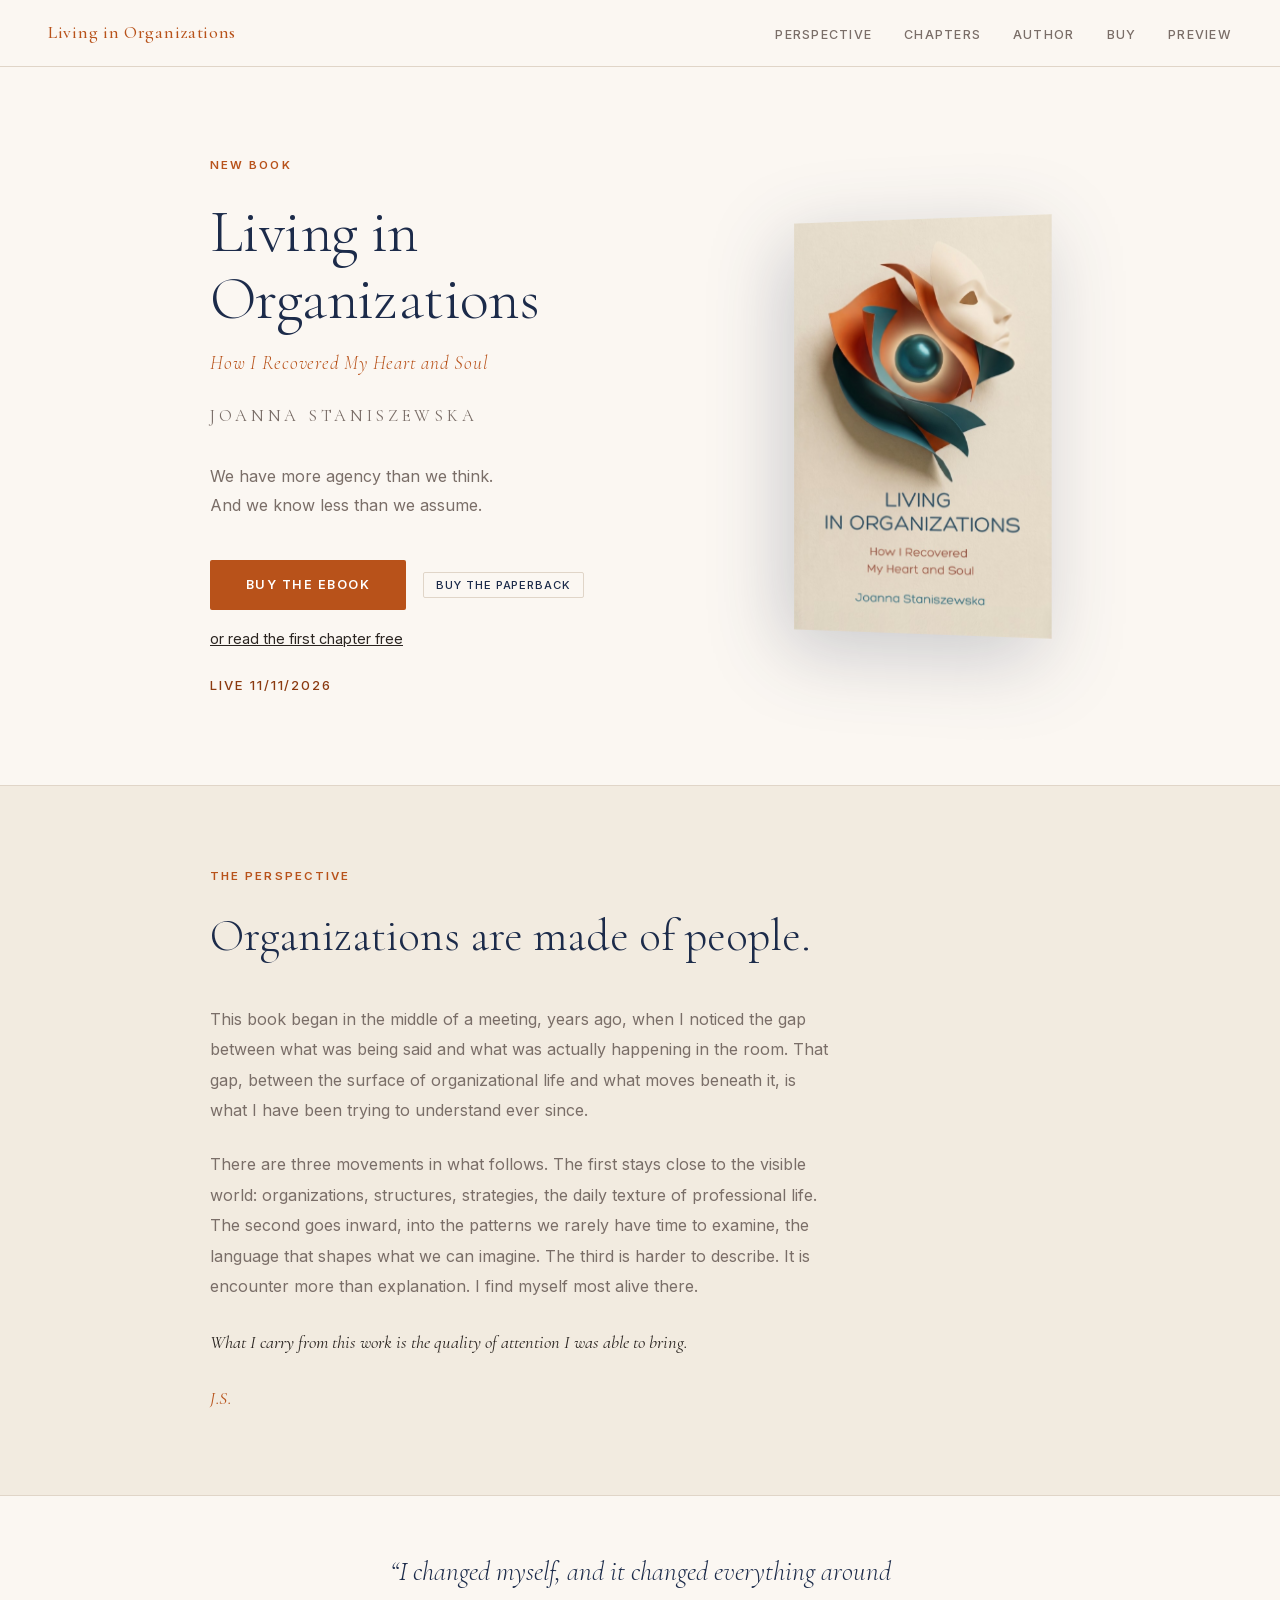
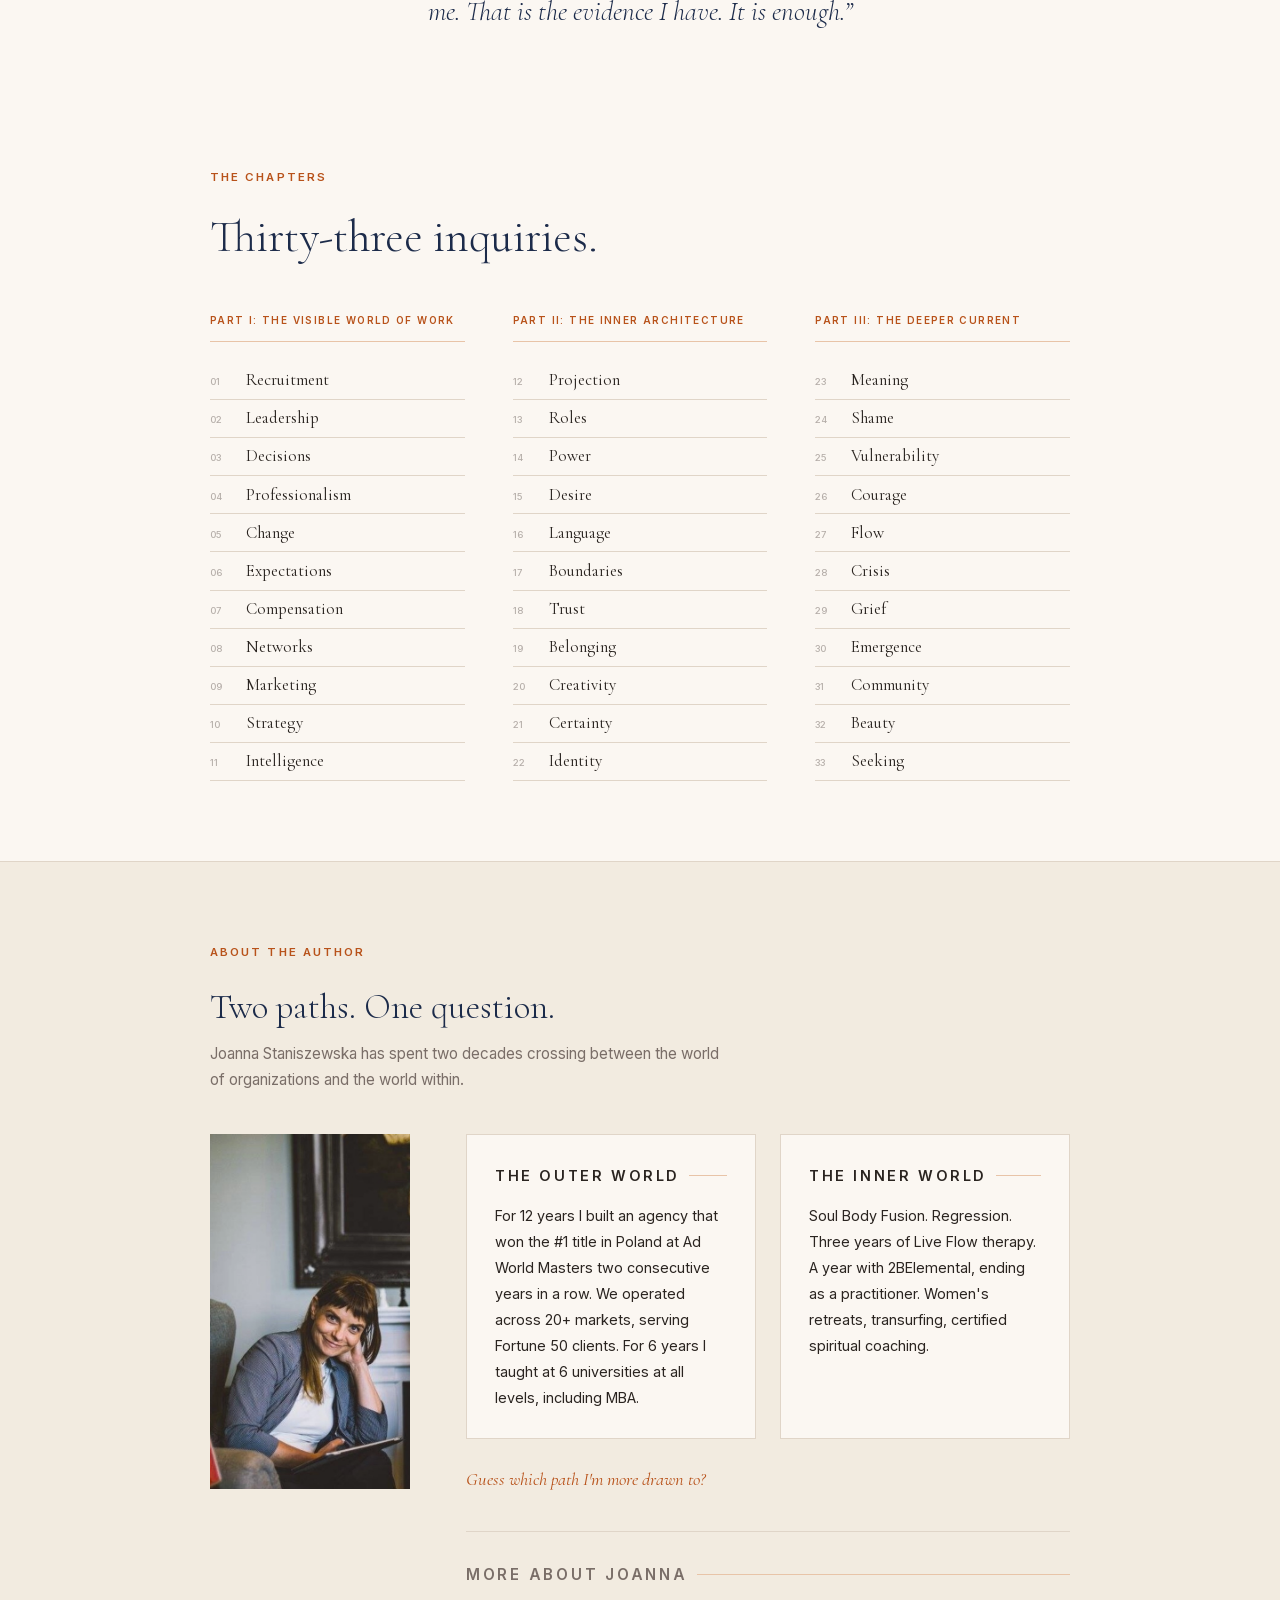
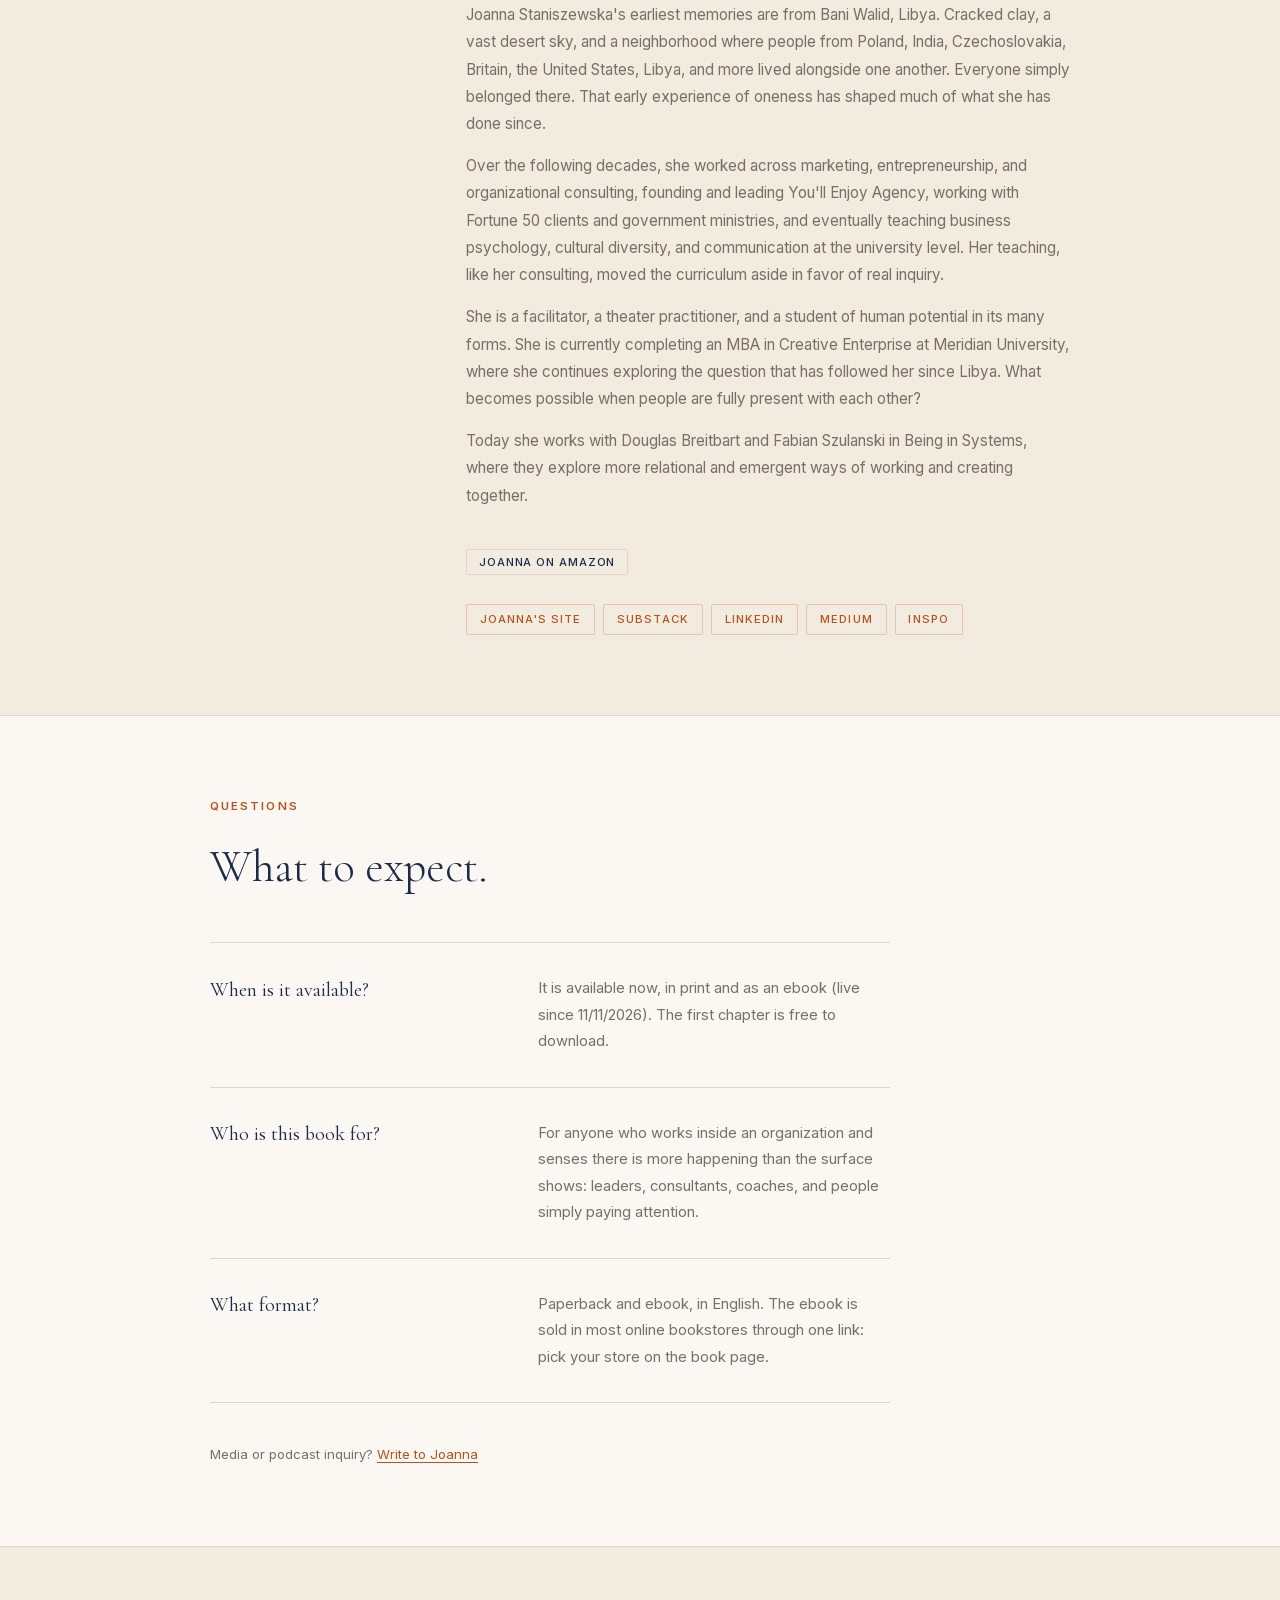
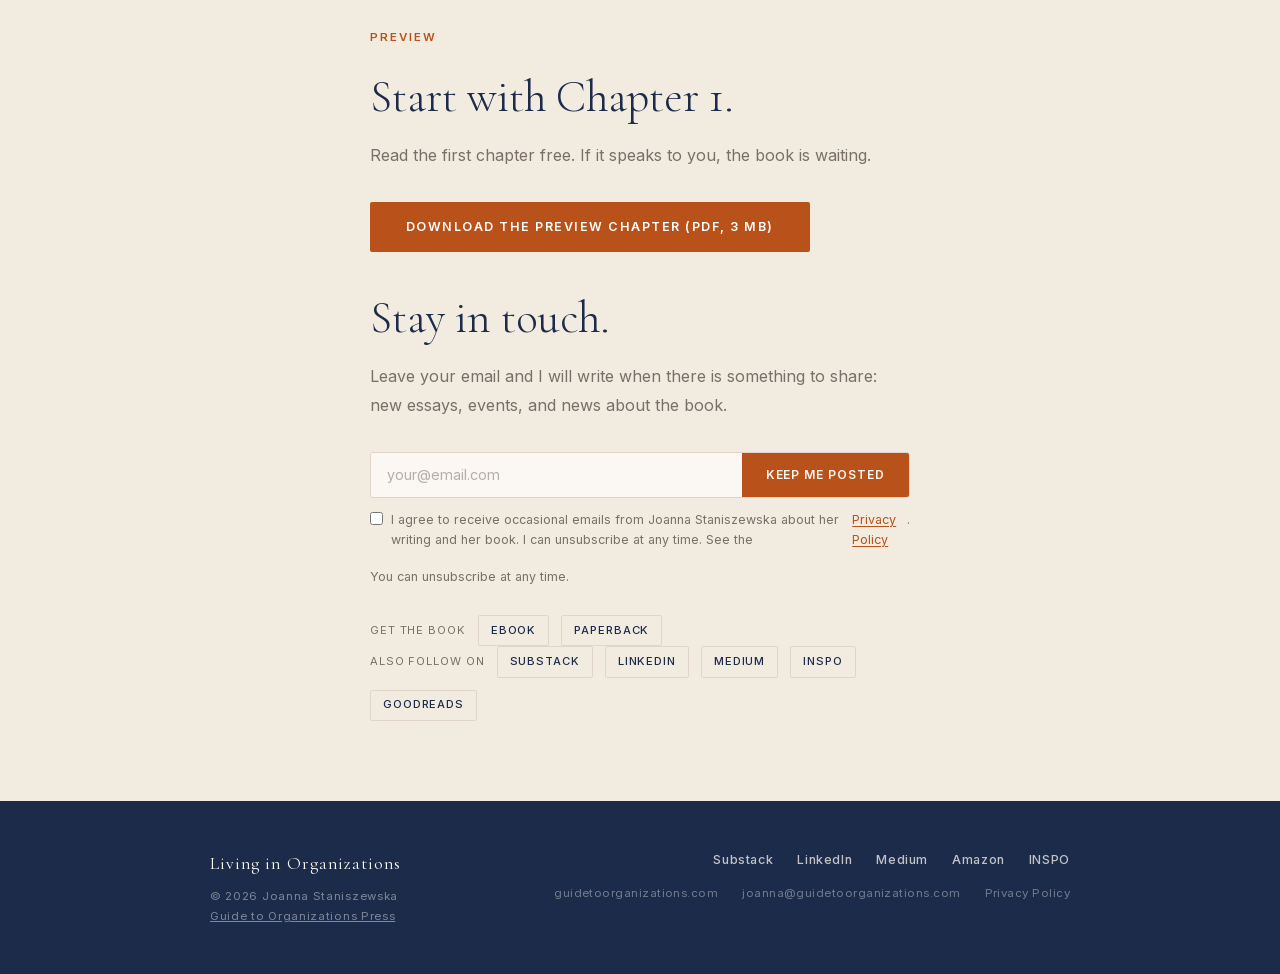
<file: index.html>
<!DOCTYPE html>
<html lang="en">
<head>
  <meta charset="UTF-8" />
  <meta name="viewport" content="width=device-width, initial-scale=1.0" />
  <title>Living in Organizations | Joanna Staniszewska</title>
  <meta name="description" content="Thirty-three essays on leadership, belonging, power, grief, creativity, and the human life inside organizations. By Joanna Staniszewska." />
  <link rel="canonical" href="https://guidetoorganizations.pub/" />
  <meta property="og:type" content="book" />
  <meta property="og:site_name" content="Living in Organizations" />
  <meta property="og:title" content="Living in Organizations: How I Recovered My Heart and Soul" />
  <meta property="og:description" content="Thirty-three essays on leadership, belonging, power, grief, creativity, and the human life inside organizations. By Joanna Staniszewska." />
  <meta property="og:url" content="https://guidetoorganizations.pub/" />
  <meta property="og:image" content="https://guidetoorganizations.pub/og-image.jpg" />
  <meta property="og:image:width" content="1200" />
  <meta property="og:image:height" content="630" />
  <meta property="og:image:alt" content="Cover of Living in Organizations by Joanna Staniszewska" />
  <meta property="book:isbn" content="9788398300902" />
  <meta name="twitter:card" content="summary_large_image" />
  <meta name="twitter:title" content="Living in Organizations: How I Recovered My Heart and Soul" />
  <meta name="twitter:description" content="Thirty-three essays on leadership, belonging, power, grief, creativity, and the human life inside organizations. By Joanna Staniszewska." />
  <meta name="twitter:image" content="https://guidetoorganizations.pub/og-image.jpg" />
  <link rel="preload" href="fonts/CormorantGaramond-normal-300-latin.woff2" as="font" type="font/woff2" crossorigin />
  <link rel="stylesheet" href="fonts/fonts.css" />
  <link rel="icon" type="image/svg+xml" href="favicon.svg" />
  <link rel="stylesheet" href="style.css" />
  <script type="application/ld+json">
{
  "@context": "https://schema.org",
  "@type": "Book",
  "name": "Living in Organizations",
  "alternativeName": "Living in Organizations: How I Recovered My Heart and Soul",
  "description": "Thirty-three essays on leadership, belonging, power, grief, creativity, and the human life inside organizations. By Joanna Staniszewska.",
  "inLanguage": "en",
  "datePublished": "2026-11-11",
  "url": "https://guidetoorganizations.pub/",
  "image": "https://guidetoorganizations.pub/book-cover.jpg",
  "author": {
    "@type": "Person",
    "name": "Joanna Staniszewska",
    "url": "https://guidetoorganizations.com"
  },
  "publisher": {
    "@type": "Organization",
    "name": "Guide to Organizations Press",
    "url": "https://guidetoorganizations.pub/"
  },
  "workExample": [
    {
      "@type": "Book",
      "bookFormat": "https://schema.org/Paperback",
      "isbn": "9788398300902",
      "url": "https://www.amazon.com/dp/8398300906"
    },
    {
      "@type": "Book",
      "bookFormat": "https://schema.org/EBook",
      "isbn": "9788398300919",
      "url": "https://books2read.com/livinginorganizationsjoannastaniszewska"
    }
  ]
}
  </script>
</head>
<body>

  <nav>
    <a href="#" class="nav-brand">Living in Organizations</a>
    <ul class="nav-links">
      <li><a href="#perspective">Perspective</a></li>
      <li><a href="#chapters">Chapters</a></li>
      <li><a href="#author">Author</a></li>
      <li><a href="#hero">Buy</a></li>
      <li><a href="#notify">Preview</a></li>
    </ul>
  </nav>

  <!-- ——— Hero ——— -->
  <section id="hero">
    <div class="hero-inner">
      <div class="hero-text">
        <p class="section-label">New book</p>
        <h1>Living in Organizations</h1>
        <p class="hero-subtitle">How I Recovered My Heart and Soul</p>
        <p class="hero-byline">Joanna Staniszewska</p>
        <p class="hero-desc">We have more agency than we think.<br>And we know less than we assume.</p>
        <a href="https://books2read.com/livinginorganizationsjoannastaniszewska?utm_source=book-page" target="_blank" rel="noopener" class="btn-primary">Buy the ebook</a>
        <a href="https://www.amazon.com/dp/8398300906" target="_blank" rel="noopener" class="btn-platform" style="margin-left:0.75rem">Buy the paperback</a>
        <p class="hero-preview"><a href="Living-in-Organizations-Preview-Chapter-1.pdf" download>or read the first chapter free</a></p>
        <p class="hero-live">Live 11/11/2026</p>
      </div>
      <div class="hero-cover">
        <div class="book-mockup">
          <img src="book-cover.jpg" alt="Living in Organizations: How I Recovered My Heart and Soul" onerror="this.style.display='none';" />
        </div>
      </div>
    </div>
  </section>

  <!-- ——— Perspective ——— -->
  <section id="perspective">
    <div class="inner">
      <p class="section-label">The Perspective</p>
      <h2>Organizations are made of people.</h2>

      <p class="book-body">
        This book began in the middle of a meeting, years ago, when I noticed the gap between what was being said and what was actually happening in the room. That gap, between the surface of organizational life and what moves beneath it, is what I have been trying to understand ever since.
      </p>
      <p class="book-body">
        There are three movements in what follows. The first stays close to the visible world: organizations, structures, strategies, the daily texture of professional life. The second goes inward, into the patterns we rarely have time to examine, the language that shapes what we can imagine. The third is harder to describe. It is encounter more than explanation. I find myself most alive there.
      </p>
      <p class="book-body perspective-close">
        What I carry from this work is the quality of attention I was able to bring.
      </p>
      <p class="preface-sig">J.S.</p>
    </div>
  </section>

  <!-- ——— Quote ——— -->
  <section id="quote" class="quote-band">
    <blockquote class="pull-quote">
      &ldquo;I changed myself, and it changed everything around me. That is the evidence I have. It is enough.&rdquo;
    </blockquote>
  </section>

  <!-- ——— Chapters ——— -->
  <section id="chapters">
    <div class="inner">
      <p class="section-label">The Chapters</p>
      <h2>Thirty-three inquiries.</h2>
      <div class="parts-grid">
        <div class="part">
          <p class="part-label">Part I: The Visible World of Work</p>
          <ol class="chapter-list" style="counter-reset: ch 0">
            <li>Recruitment</li>
            <li>Leadership</li>
            <li>Decisions</li>
            <li>Professionalism</li>
            <li>Change</li>
            <li>Expectations</li>
            <li>Compensation</li>
            <li>Networks</li>
            <li>Marketing</li>
            <li>Strategy</li>
            <li>Intelligence</li>
          </ol>
        </div>
        <div class="part">
          <p class="part-label">Part II: The Inner Architecture</p>
          <ol class="chapter-list" style="counter-reset: ch 11">
            <li>Projection</li>
            <li>Roles</li>
            <li>Power</li>
            <li>Desire</li>
            <li>Language</li>
            <li>Boundaries</li>
            <li>Trust</li>
            <li>Belonging</li>
            <li>Creativity</li>
            <li>Certainty</li>
            <li>Identity</li>
          </ol>
        </div>
        <div class="part">
          <p class="part-label">Part III: The Deeper Current</p>
          <ol class="chapter-list" style="counter-reset: ch 22">
            <li>Meaning</li>
            <li>Shame</li>
            <li>Vulnerability</li>
            <li>Courage</li>
            <li>Flow</li>
            <li>Crisis</li>
            <li>Grief</li>
            <li>Emergence</li>
            <li>Community</li>
            <li>Beauty</li>
            <li>Seeking</li>
          </ol>
        </div>
      </div>
    </div>
  </section>

  <!-- ——— Author ——— -->
  <section id="author">
    <div class="inner">
      <p class="section-label">About the Author</p>
      <h2>Two paths. One question.</h2>
      <p class="author-intro">Joanna Staniszewska has spent two decades crossing between the world of organizations and the world within.</p>

      <div class="author-layout">
        <div class="author-photo">
          <img src="joanna.jpeg" alt="Joanna Staniszewska" onerror="this.style.display='none';this.nextElementSibling.style.display='flex';" />
          <div class="author-photo-placeholder" style="display:none;">joanna.jpeg</div>
        </div>
        <div class="author-content">
          <div class="two-paths">
            <div class="path-card">
              <p class="path-label">The outer world</p>
              <p>For 12 years I built an agency that won the #1 title in Poland at Ad World Masters two consecutive years in a row. We operated across 20+ markets, serving Fortune 50 clients. For 6 years I taught at 6 universities at all levels, including MBA.</p>
            </div>
            <div class="path-card">
              <p class="path-label">The inner world</p>
              <p>Soul Body Fusion. Regression. Three years of Live Flow therapy. A year with 2BElemental, ending as a practitioner. Women's retreats, transurfing, certified spiritual coaching.</p>
            </div>
          </div>
          <p class="path-aside">Guess which path I'm more drawn to?</p>
          <div class="author-more">
            <p class="path-label">More about Joanna</p>
            <p>Joanna Staniszewska's earliest memories are from Bani Walid, Libya. Cracked clay, a vast desert sky, and a neighborhood where people from Poland, India, Czechoslovakia, Britain, the United States, Libya, and more lived alongside one another. Everyone simply belonged there. That early experience of oneness has shaped much of what she has done since.</p>
            <p>Over the following decades, she worked across marketing, entrepreneurship, and organizational consulting, founding and leading You'll Enjoy Agency, working with Fortune 50 clients and government ministries, and eventually teaching business psychology, cultural diversity, and communication at the university level. Her teaching, like her consulting, moved the curriculum aside in favor of real inquiry.</p>
            <p>She is a facilitator, a theater practitioner, and a student of human potential in its many forms. She is currently completing an MBA in Creative Enterprise at Meridian University, where she continues exploring the question that has followed her since Libya. What becomes possible when people are fully present with each other?</p>
            <p>Today she works with Douglas Breitbart and Fabian Szulanski in Being in Systems, where they explore more relational and emergent ways of working and creating together.</p>
          </div>
          <p class="author-amazon"><a href="https://www.amazon.com/author/joanna_staniszewska" target="_blank" rel="noopener" class="btn-platform">Joanna on Amazon</a></p>
          <div class="author-socials">
            <a href="https://guidetoorganizations.com" target="_blank" rel="noopener" class="social-link">Joanna's site</a>
            <a href="https://substack.com/@joannastaniszewska" target="_blank" rel="noopener" class="social-link">Substack</a>
            <a href="https://www.linkedin.com/in/joannastaniszewska/" target="_blank" rel="noopener" class="social-link">LinkedIn</a>
            <a href="https://medium.com/@j.staniszewska" target="_blank" rel="noopener" class="social-link">Medium</a>
            <a href="https://app.inspo.expert/id/joanna?userID=752" target="_blank" rel="noopener" class="social-link">INSPO</a>
          </div>
        </div>
      </div>
    </div>
  </section>

  <!-- ——— Praise (ukryte do czasu pierwszych opinii) ———
       Odkomentuj, wstaw prawdziwy cytat i podpis. Nie wstawiaj niczego wymyślonego.
  <section id="praise">
    <div class="inner">
      <p class="section-label">Praise</p>
      <h2>What readers say.</h2>
      <blockquote class="book-quote">&ldquo;TU WSTAW PRAWDZIWY CYTAT Z RECENZJI.&rdquo;<br><cite>Imię i nazwisko, źródło (Amazon, Goodreads, LinkedIn)</cite></blockquote>
    </div>
  </section>
  -->

  <!-- ——— FAQ ——— -->
  <section id="faq">
    <div class="inner">
      <p class="section-label">Questions</p>
      <h2>What to expect.</h2>
      <div class="faq-list">

        <div class="faq-item">
          <p class="faq-q">When is it available?</p>
          <p class="faq-a">It is available now, in print and as an ebook (live since 11/11/2026). The first chapter is free to download.</p>
        </div>

        <div class="faq-item">
          <p class="faq-q">Who is this book for?</p>
          <p class="faq-a">For anyone who works inside an organization and senses there is more happening than the surface shows: leaders, consultants, coaches, and people simply paying attention.</p>
        </div>

        <div class="faq-item">
          <p class="faq-q">What format?</p>
          <p class="faq-a">Paperback and ebook, in English. The ebook is sold in most online bookstores through one link: pick your store on the book page.</p>
        </div>

      </div>
      <p class="press-link">Media or podcast inquiry? <a href="mailto:joanna@guidetoorganizations.com">Write to Joanna</a></p>
    </div>
  </section>

  <!-- ——— Preview ——— -->
  <section id="notify">
    <div class="inner notify-inner">
      <p class="section-label">Preview</p>
      <h2>Start with Chapter 1.</h2>
      <p class="notify-body">
        Read the first chapter free. If it speaks to you, the book is waiting.
      </p>

      <p class="preview-cta"><a href="Living-in-Organizations-Preview-Chapter-1.pdf" class="btn-primary" download>Download the preview chapter (PDF, 3 MB)</a></p>

      <h2 class="notify-h2-sub" style="margin-top:2.5rem;">Stay in touch.</h2>
      <p class="notify-body">
        Leave your email and I will write when there is something to share: new essays, events, and news about the book.
      </p>
      <form action="https://formspree.io/f/xpqvgyab" method="POST" class="notify-form">
        <input type="hidden" name="_subject" value="Newsletter signup, Living in Organizations" />
        <input type="hidden" name="_next" value="https://guidetoorganizations.pub/?subscribed=1" />
        <div class="notify-form-row">
          <input type="email" name="email" placeholder="your@email.com" required autocomplete="email" aria-label="Email address" />
          <button type="submit">Keep me posted</button>
        </div>
        <label class="consent-label">
          <input type="checkbox" name="consent" value="yes" required />
          I agree to receive occasional emails from Joanna Staniszewska about her writing and her book. I can unsubscribe at any time. See the <a href="privacy-policy.html" target="_blank">Privacy Policy</a>.
        </label>
      </form>

      <div class="form-success" id="form-success" style="display:none;">
        Thank you. I'll be in touch.
      </div>

      <p class="notify-note-sub">You can unsubscribe at any time.</p>

      <div class="notify-also">
        <span>Get the book</span>
        <a href="https://books2read.com/livinginorganizationsjoannastaniszewska?utm_source=book-page-preview" target="_blank" rel="noopener" class="btn-platform">Ebook</a>
        <a href="https://www.amazon.com/dp/8398300906" target="_blank" rel="noopener" class="btn-platform">Paperback</a>
      </div>

      <div class="notify-also">
        <span>Also follow on</span>
        <a href="https://joannastaniszewska.substack.com?utm_source=book-page" target="_blank" rel="noopener" class="btn-platform">Substack</a>
        <a href="https://www.linkedin.com/in/joannastaniszewska/" target="_blank" rel="noopener" class="btn-platform">LinkedIn</a>
        <a href="https://medium.com/@j.staniszewska" target="_blank" rel="noopener" class="btn-platform">Medium</a>
        <a href="https://app.inspo.expert/id/joanna?userID=752" target="_blank" rel="noopener" class="btn-platform">INSPO</a>
        <a href="https://www.goodreads.com/book/show/265040933-living-in-organizations" target="_blank" rel="noopener" class="btn-platform">Goodreads</a>
      </div>
    </div>
  </section>

  <script>
    if (window.location.search.includes('subscribed=1')) {
      var s = document.getElementById('form-success');
      var f = document.querySelector('.notify-form');
      if (s) s.style.display = 'block';
      if (f) f.style.display = 'none';
    }
  </script>

  <!-- ——— Footer ——— -->
  <footer style="background:#1C2B4A;color:#FBF7F2;">
    <div class="footer-inner">
      <div class="footer-left">
        <p class="footer-title">Living in Organizations</p>
        <p class="footer-copy">&copy; 2026 Joanna Staniszewska</p>
        <p class="footer-copy"><a href="https://guidetoorganizations.pub" style="color:inherit;text-decoration:underline;">Guide to Organizations Press</a></p>
      </div>
      <div class="footer-right">
        <nav class="footer-social" aria-label="Social links">
          <a href="https://substack.com/@joannastaniszewska" target="_blank" rel="noopener">Substack</a>
          <a href="https://www.linkedin.com/in/joannastaniszewska/" target="_blank" rel="noopener">LinkedIn</a>
          <a href="https://medium.com/@j.staniszewska" target="_blank" rel="noopener">Medium</a>
          <a href="https://www.amazon.com/author/joanna_staniszewska" target="_blank" rel="noopener">Amazon</a>
          <a href="https://app.inspo.expert/id/joanna?userID=752" target="_blank" rel="noopener">INSPO</a>
        </nav>
        <nav class="footer-legal" aria-label="Legal links">
          <a href="https://guidetoorganizations.com" target="_blank" rel="noopener">guidetoorganizations.com</a>
          <a href="mailto:joanna@guidetoorganizations.com">joanna@guidetoorganizations.com</a>
          <a href="privacy-policy.html">Privacy Policy</a>
        </nav>
      </div>
    </div>
  </footer>

</body>
</html>
</file>
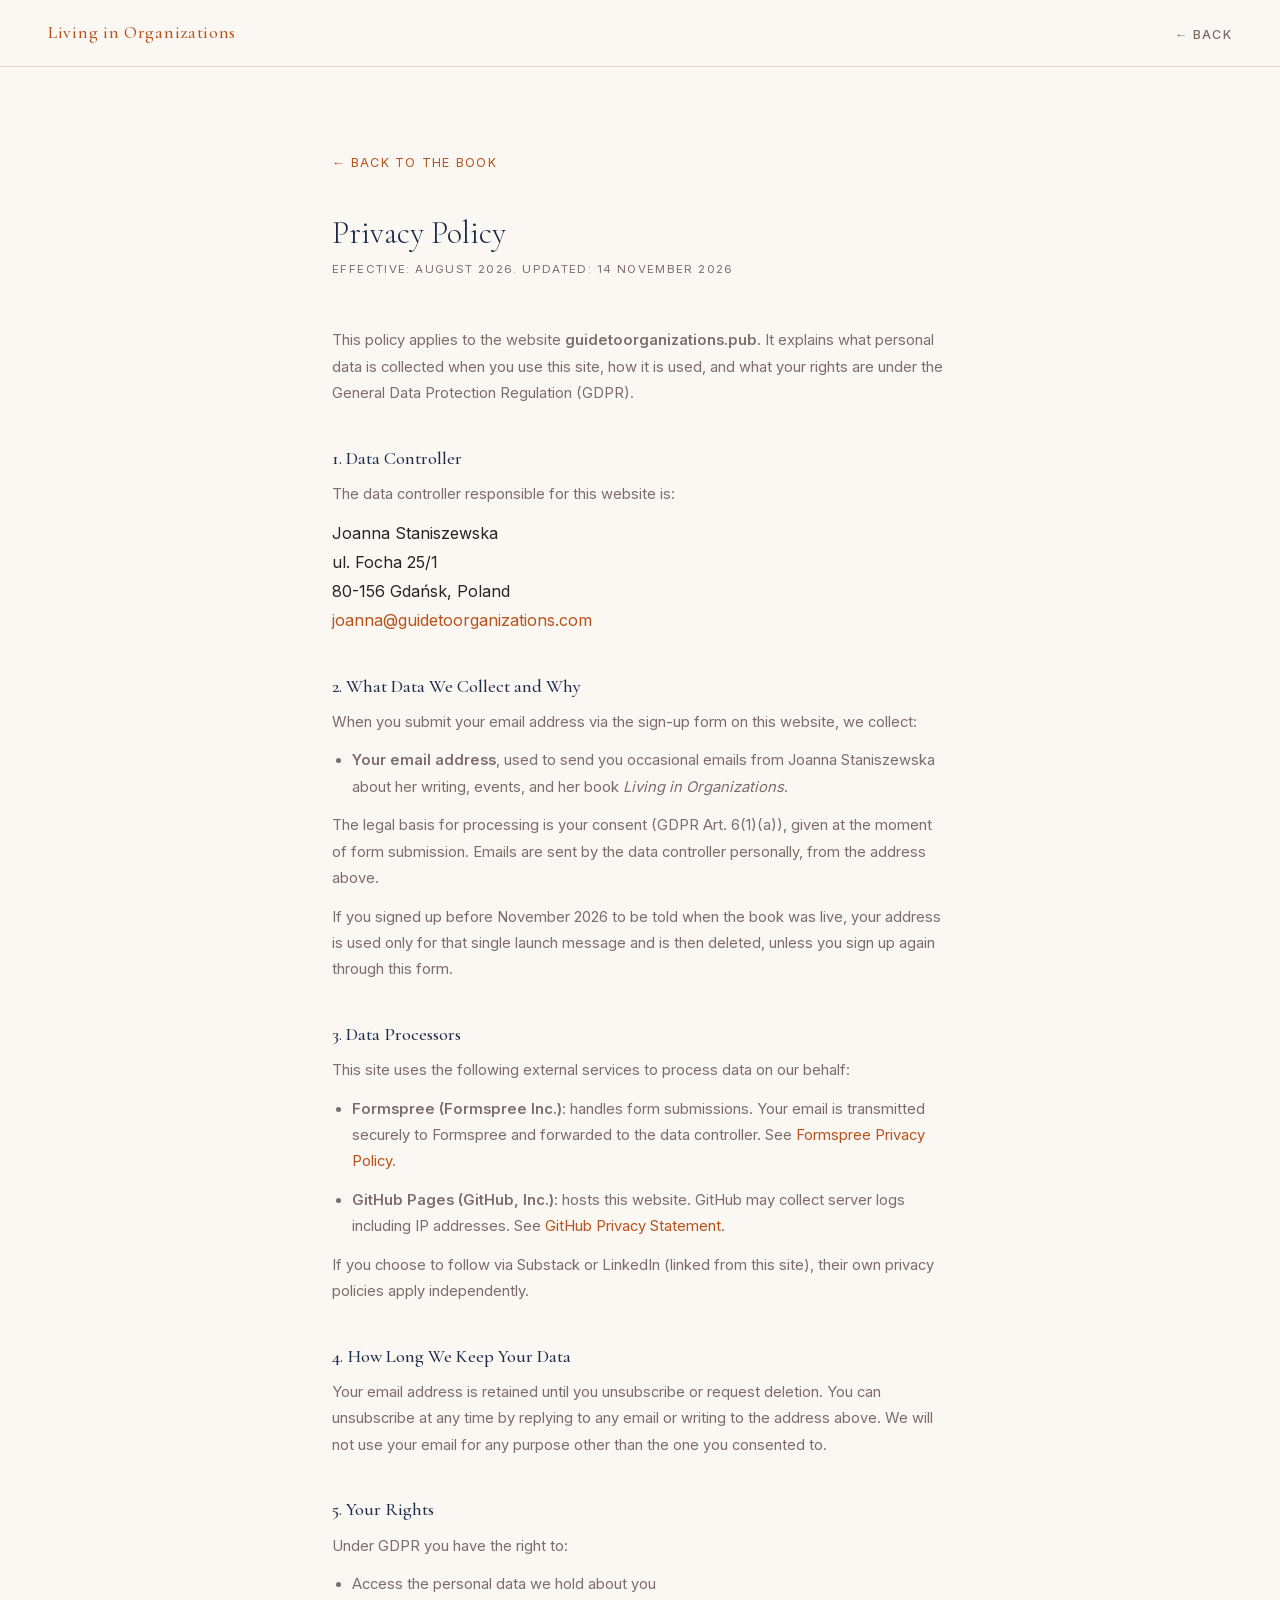
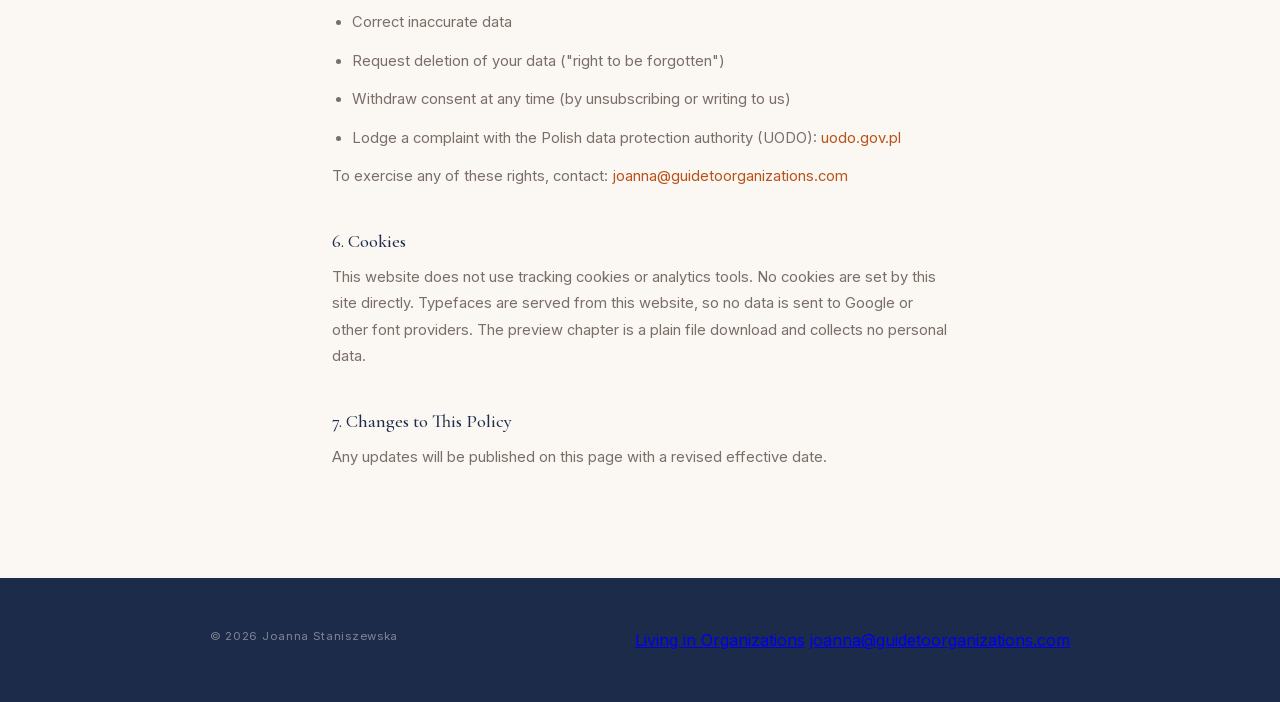
<file: privacy-policy.html>
<!DOCTYPE html>
<html lang="en">
<head>
  <meta charset="UTF-8" />
  <meta name="viewport" content="width=device-width, initial-scale=1.0" />
  <title>Privacy Policy | Living in Organizations</title>
  <link rel="icon" type="image/svg+xml" href="favicon.svg" />
  <link rel="stylesheet" href="fonts/fonts.css" />
  <link rel="stylesheet" href="style.css" />
  <style>
    .pp-wrap { max-width: 680px; margin: 0 auto; padding: 5rem 2rem 6rem; }
    .pp-wrap h1 { font-family: 'Cormorant Garamond', Georgia, serif; font-size: 2rem; font-weight: 300; color: var(--navy); margin-bottom: 0.4rem; }
    .pp-wrap .pp-date { font-size: 0.72rem; letter-spacing: 0.12em; text-transform: uppercase; color: var(--text-muted); margin-bottom: 3rem; }
    .pp-wrap h2 { font-family: 'Cormorant Garamond', Georgia, serif; font-size: 1.15rem; font-weight: 500; color: var(--navy); margin: 2.5rem 0 0.75rem; }
    .pp-wrap p, .pp-wrap li { font-size: 0.92rem; color: var(--text-muted); line-height: 1.8; margin-bottom: 0.75rem; }
    .pp-wrap ul { padding-left: 1.25rem; }
    .pp-wrap a { color: var(--terra); text-decoration: none; }
    .pp-wrap a:hover { text-decoration: underline; }
    .pp-back { display: inline-block; margin-bottom: 2.5rem; font-size: 0.78rem; letter-spacing: 0.1em; text-transform: uppercase; color: var(--text-muted); text-decoration: none; }
    .pp-back:hover { color: var(--terra); }
    .pp-address { font-style: normal; line-height: 1.8; }
  </style>
</head>
<body>
  <nav>
    <a href="index.html" class="nav-brand">Living in Organizations</a>
    <ul class="nav-links"><li><a href="index.html">← Back</a></li></ul>
  </nav>

  <div class="pp-wrap">
    <a href="index.html" class="pp-back">&larr; Back to the book</a>
    <h1>Privacy Policy</h1>
    <p class="pp-date">Effective: August 2026. Updated: 14 November 2026</p>

    <p>This policy applies to the website <strong>guidetoorganizations.pub</strong>. It explains what personal data is collected when you use this site, how it is used, and what your rights are under the General Data Protection Regulation (GDPR).</p>

    <h2>1. Data Controller</h2>
    <p>The data controller responsible for this website is:</p>
    <address class="pp-address">
      Joanna Staniszewska<br>
      ul. Focha 25/1<br>
      80-156 Gdańsk, Poland<br>
      <a href="mailto:joanna@guidetoorganizations.com">joanna@guidetoorganizations.com</a>
    </address>

    <h2>2. What Data We Collect and Why</h2>
    <p>When you submit your email address via the sign-up form on this website, we collect:</p>
    <ul>
      <li><strong>Your email address</strong>, used to send you occasional emails from Joanna Staniszewska about her writing, events, and her book <em>Living in Organizations</em>.</li>
    </ul>
    <p>The legal basis for processing is your consent (GDPR Art. 6(1)(a)), given at the moment of form submission. Emails are sent by the data controller personally, from the address above.</p>
    <p>If you signed up before November 2026 to be told when the book was live, your address is used only for that single launch message and is then deleted, unless you sign up again through this form.</p>

    <h2>3. Data Processors</h2>
    <p>This site uses the following external services to process data on our behalf:</p>
    <ul>
      <li><strong>Formspree (Formspree Inc.)</strong>: handles form submissions. Your email is transmitted securely to Formspree and forwarded to the data controller. See <a href="https://formspree.io/legal/privacy-policy" target="_blank" rel="noopener">Formspree Privacy Policy</a>.</li>
      <li><strong>GitHub Pages (GitHub, Inc.)</strong>: hosts this website. GitHub may collect server logs including IP addresses. See <a href="https://docs.github.com/en/site-policy/privacy-policies/github-general-privacy-statement" target="_blank" rel="noopener">GitHub Privacy Statement</a>.</li>
    </ul>
    <p>If you choose to follow via Substack or LinkedIn (linked from this site), their own privacy policies apply independently.</p>

    <h2>4. How Long We Keep Your Data</h2>
    <p>Your email address is retained until you unsubscribe or request deletion. You can unsubscribe at any time by replying to any email or writing to the address above. We will not use your email for any purpose other than the one you consented to.</p>

    <h2>5. Your Rights</h2>
    <p>Under GDPR you have the right to:</p>
    <ul>
      <li>Access the personal data we hold about you</li>
      <li>Correct inaccurate data</li>
      <li>Request deletion of your data ("right to be forgotten")</li>
      <li>Withdraw consent at any time (by unsubscribing or writing to us)</li>
      <li>Lodge a complaint with the Polish data protection authority (UODO): <a href="https://uodo.gov.pl" target="_blank" rel="noopener">uodo.gov.pl</a></li>
    </ul>
    <p>To exercise any of these rights, contact: <a href="mailto:joanna@guidetoorganizations.com">joanna@guidetoorganizations.com</a></p>

    <h2>6. Cookies</h2>
    <p>This website does not use tracking cookies or analytics tools. No cookies are set by this site directly. Typefaces are served from this website, so no data is sent to Google or other font providers. The preview chapter is a plain file download and collects no personal data.</p>

    <h2>7. Changes to This Policy</h2>
    <p>Any updates will be published on this page with a revised effective date.</p>
  </div>

  <footer>
    <div class="footer-inner">
      <p class="footer-copy">&copy; 2026 Joanna Staniszewska</p>
      <nav class="footer-links">
        <a href="index.html">Living in Organizations</a>
        <a href="mailto:joanna@guidetoorganizations.com">joanna@guidetoorganizations.com</a>
      </nav>
    </div>
  </footer>
</body>
</html>
</file>
<file: fonts/fonts.css>
/* Self-hosted fonts: Cormorant Garamond and Inter (SIL Open Font License). Latin and Latin Extended subsets only. */
@font-face { font-family: 'Cormorant Garamond'; font-style: italic; font-weight: 300; font-display: swap; src: url('CormorantGaramond-italic-300-latin-ext.woff2') format('woff2'); unicode-range: U+0100-02BA, U+02BD-02C5, U+02C7-02CC, U+02CE-02D7, U+02DD-02FF, U+0304, U+0308, U+0329, U+1D00-1DBF, U+1E00-1E9F, U+1EF2-1EFF, U+2020, U+20A0-20AB, U+20AD-20C4, U+2113, U+2C60-2C7F, U+A720-A7FF; }
@font-face { font-family: 'Cormorant Garamond'; font-style: italic; font-weight: 300; font-display: swap; src: url('CormorantGaramond-italic-300-latin.woff2') format('woff2'); unicode-range: U+0000-00FF, U+0131, U+0152-0153, U+02BB-02BC, U+02C6, U+02DA, U+02DC, U+0304, U+0308, U+0329, U+2000-206F, U+20AC, U+2122, U+2191, U+2193, U+2212, U+2215, U+FEFF, U+FFFD; }
@font-face { font-family: 'Cormorant Garamond'; font-style: italic; font-weight: 400; font-display: swap; src: url('CormorantGaramond-italic-300-latin-ext.woff2') format('woff2'); unicode-range: U+0100-02BA, U+02BD-02C5, U+02C7-02CC, U+02CE-02D7, U+02DD-02FF, U+0304, U+0308, U+0329, U+1D00-1DBF, U+1E00-1E9F, U+1EF2-1EFF, U+2020, U+20A0-20AB, U+20AD-20C4, U+2113, U+2C60-2C7F, U+A720-A7FF; }
@font-face { font-family: 'Cormorant Garamond'; font-style: italic; font-weight: 400; font-display: swap; src: url('CormorantGaramond-italic-300-latin.woff2') format('woff2'); unicode-range: U+0000-00FF, U+0131, U+0152-0153, U+02BB-02BC, U+02C6, U+02DA, U+02DC, U+0304, U+0308, U+0329, U+2000-206F, U+20AC, U+2122, U+2191, U+2193, U+2212, U+2215, U+FEFF, U+FFFD; }
@font-face { font-family: 'Cormorant Garamond'; font-style: italic; font-weight: 500; font-display: swap; src: url('CormorantGaramond-italic-300-latin-ext.woff2') format('woff2'); unicode-range: U+0100-02BA, U+02BD-02C5, U+02C7-02CC, U+02CE-02D7, U+02DD-02FF, U+0304, U+0308, U+0329, U+1D00-1DBF, U+1E00-1E9F, U+1EF2-1EFF, U+2020, U+20A0-20AB, U+20AD-20C4, U+2113, U+2C60-2C7F, U+A720-A7FF; }
@font-face { font-family: 'Cormorant Garamond'; font-style: italic; font-weight: 500; font-display: swap; src: url('CormorantGaramond-italic-300-latin.woff2') format('woff2'); unicode-range: U+0000-00FF, U+0131, U+0152-0153, U+02BB-02BC, U+02C6, U+02DA, U+02DC, U+0304, U+0308, U+0329, U+2000-206F, U+20AC, U+2122, U+2191, U+2193, U+2212, U+2215, U+FEFF, U+FFFD; }
@font-face { font-family: 'Cormorant Garamond'; font-style: normal; font-weight: 300; font-display: swap; src: url('CormorantGaramond-normal-300-latin-ext.woff2') format('woff2'); unicode-range: U+0100-02BA, U+02BD-02C5, U+02C7-02CC, U+02CE-02D7, U+02DD-02FF, U+0304, U+0308, U+0329, U+1D00-1DBF, U+1E00-1E9F, U+1EF2-1EFF, U+2020, U+20A0-20AB, U+20AD-20C4, U+2113, U+2C60-2C7F, U+A720-A7FF; }
@font-face { font-family: 'Cormorant Garamond'; font-style: normal; font-weight: 300; font-display: swap; src: url('CormorantGaramond-normal-300-latin.woff2') format('woff2'); unicode-range: U+0000-00FF, U+0131, U+0152-0153, U+02BB-02BC, U+02C6, U+02DA, U+02DC, U+0304, U+0308, U+0329, U+2000-206F, U+20AC, U+2122, U+2191, U+2193, U+2212, U+2215, U+FEFF, U+FFFD; }
@font-face { font-family: 'Cormorant Garamond'; font-style: normal; font-weight: 400; font-display: swap; src: url('CormorantGaramond-normal-300-latin-ext.woff2') format('woff2'); unicode-range: U+0100-02BA, U+02BD-02C5, U+02C7-02CC, U+02CE-02D7, U+02DD-02FF, U+0304, U+0308, U+0329, U+1D00-1DBF, U+1E00-1E9F, U+1EF2-1EFF, U+2020, U+20A0-20AB, U+20AD-20C4, U+2113, U+2C60-2C7F, U+A720-A7FF; }
@font-face { font-family: 'Cormorant Garamond'; font-style: normal; font-weight: 400; font-display: swap; src: url('CormorantGaramond-normal-300-latin.woff2') format('woff2'); unicode-range: U+0000-00FF, U+0131, U+0152-0153, U+02BB-02BC, U+02C6, U+02DA, U+02DC, U+0304, U+0308, U+0329, U+2000-206F, U+20AC, U+2122, U+2191, U+2193, U+2212, U+2215, U+FEFF, U+FFFD; }
@font-face { font-family: 'Cormorant Garamond'; font-style: normal; font-weight: 500; font-display: swap; src: url('CormorantGaramond-normal-300-latin-ext.woff2') format('woff2'); unicode-range: U+0100-02BA, U+02BD-02C5, U+02C7-02CC, U+02CE-02D7, U+02DD-02FF, U+0304, U+0308, U+0329, U+1D00-1DBF, U+1E00-1E9F, U+1EF2-1EFF, U+2020, U+20A0-20AB, U+20AD-20C4, U+2113, U+2C60-2C7F, U+A720-A7FF; }
@font-face { font-family: 'Cormorant Garamond'; font-style: normal; font-weight: 500; font-display: swap; src: url('CormorantGaramond-normal-300-latin.woff2') format('woff2'); unicode-range: U+0000-00FF, U+0131, U+0152-0153, U+02BB-02BC, U+02C6, U+02DA, U+02DC, U+0304, U+0308, U+0329, U+2000-206F, U+20AC, U+2122, U+2191, U+2193, U+2212, U+2215, U+FEFF, U+FFFD; }
@font-face { font-family: 'Cormorant Garamond'; font-style: normal; font-weight: 600; font-display: swap; src: url('CormorantGaramond-normal-300-latin-ext.woff2') format('woff2'); unicode-range: U+0100-02BA, U+02BD-02C5, U+02C7-02CC, U+02CE-02D7, U+02DD-02FF, U+0304, U+0308, U+0329, U+1D00-1DBF, U+1E00-1E9F, U+1EF2-1EFF, U+2020, U+20A0-20AB, U+20AD-20C4, U+2113, U+2C60-2C7F, U+A720-A7FF; }
@font-face { font-family: 'Cormorant Garamond'; font-style: normal; font-weight: 600; font-display: swap; src: url('CormorantGaramond-normal-300-latin.woff2') format('woff2'); unicode-range: U+0000-00FF, U+0131, U+0152-0153, U+02BB-02BC, U+02C6, U+02DA, U+02DC, U+0304, U+0308, U+0329, U+2000-206F, U+20AC, U+2122, U+2191, U+2193, U+2212, U+2215, U+FEFF, U+FFFD; }
@font-face { font-family: 'Inter'; font-style: normal; font-weight: 300; font-display: swap; src: url('Inter-normal-300-latin-ext.woff2') format('woff2'); unicode-range: U+0100-02BA, U+02BD-02C5, U+02C7-02CC, U+02CE-02D7, U+02DD-02FF, U+0304, U+0308, U+0329, U+1D00-1DBF, U+1E00-1E9F, U+1EF2-1EFF, U+2020, U+20A0-20AB, U+20AD-20C4, U+2113, U+2C60-2C7F, U+A720-A7FF; }
@font-face { font-family: 'Inter'; font-style: normal; font-weight: 300; font-display: swap; src: url('Inter-normal-300-latin.woff2') format('woff2'); unicode-range: U+0000-00FF, U+0131, U+0152-0153, U+02BB-02BC, U+02C6, U+02DA, U+02DC, U+0304, U+0308, U+0329, U+2000-206F, U+20AC, U+2122, U+2191, U+2193, U+2212, U+2215, U+FEFF, U+FFFD; }
@font-face { font-family: 'Inter'; font-style: normal; font-weight: 400; font-display: swap; src: url('Inter-normal-300-latin-ext.woff2') format('woff2'); unicode-range: U+0100-02BA, U+02BD-02C5, U+02C7-02CC, U+02CE-02D7, U+02DD-02FF, U+0304, U+0308, U+0329, U+1D00-1DBF, U+1E00-1E9F, U+1EF2-1EFF, U+2020, U+20A0-20AB, U+20AD-20C4, U+2113, U+2C60-2C7F, U+A720-A7FF; }
@font-face { font-family: 'Inter'; font-style: normal; font-weight: 400; font-display: swap; src: url('Inter-normal-300-latin.woff2') format('woff2'); unicode-range: U+0000-00FF, U+0131, U+0152-0153, U+02BB-02BC, U+02C6, U+02DA, U+02DC, U+0304, U+0308, U+0329, U+2000-206F, U+20AC, U+2122, U+2191, U+2193, U+2212, U+2215, U+FEFF, U+FFFD; }
@font-face { font-family: 'Inter'; font-style: normal; font-weight: 500; font-display: swap; src: url('Inter-normal-300-latin-ext.woff2') format('woff2'); unicode-range: U+0100-02BA, U+02BD-02C5, U+02C7-02CC, U+02CE-02D7, U+02DD-02FF, U+0304, U+0308, U+0329, U+1D00-1DBF, U+1E00-1E9F, U+1EF2-1EFF, U+2020, U+20A0-20AB, U+20AD-20C4, U+2113, U+2C60-2C7F, U+A720-A7FF; }
@font-face { font-family: 'Inter'; font-style: normal; font-weight: 500; font-display: swap; src: url('Inter-normal-300-latin.woff2') format('woff2'); unicode-range: U+0000-00FF, U+0131, U+0152-0153, U+02BB-02BC, U+02C6, U+02DA, U+02DC, U+0304, U+0308, U+0329, U+2000-206F, U+20AC, U+2122, U+2191, U+2193, U+2212, U+2215, U+FEFF, U+FFFD; }
@font-face { font-family: 'Inter'; font-style: normal; font-weight: 600; font-display: swap; src: url('Inter-normal-300-latin-ext.woff2') format('woff2'); unicode-range: U+0100-02BA, U+02BD-02C5, U+02C7-02CC, U+02CE-02D7, U+02DD-02FF, U+0304, U+0308, U+0329, U+1D00-1DBF, U+1E00-1E9F, U+1EF2-1EFF, U+2020, U+20A0-20AB, U+20AD-20C4, U+2113, U+2C60-2C7F, U+A720-A7FF; }
@font-face { font-family: 'Inter'; font-style: normal; font-weight: 600; font-display: swap; src: url('Inter-normal-300-latin.woff2') format('woff2'); unicode-range: U+0000-00FF, U+0131, U+0152-0153, U+02BB-02BC, U+02C6, U+02DA, U+02DC, U+0304, U+0308, U+0329, U+2000-206F, U+20AC, U+2122, U+2191, U+2193, U+2212, U+2215, U+FEFF, U+FFFD; }
</file>
<file: style.css>
/* ============================================
   LIVING IN ORGANIZATIONS
   Book Landing Page — Joanna Staniszewska
   Typography: Cormorant Garamond (serif) + Inter (sans)
   Palette: Cream #FBF7F2 · Terra #B8521A · Navy #1C2B4A
   ============================================ */

:root {
  --max-w:       860px;
  --cream:       #FBF7F2;
  --cream-alt:   #F2EBE0;
  --terra:       #B8521A;
  --terra-light: #E8C4A8;
  --terra-deep:  #8B3A10;
  --navy:        #1C2B4A;
  --text:        #2A2420;
  --text-muted:  #7A6E68;
  --text-light:  #B5AEA9;
  --border:      #E0D5C8;
}

*, *::before, *::after { margin: 0; padding: 0; box-sizing: border-box; }
html { scroll-behavior: smooth; }

body {
  font-family: 'Inter', -apple-system, sans-serif;
  background: var(--cream);
  color: var(--text);
  font-size: 16px;
  line-height: 1.75;
  -webkit-font-smoothing: antialiased;
}

/* ——— Navigation ——— */
body > nav {
  position: sticky;
  top: 0;
  z-index: 100;
  background: rgba(251,247,242,0.94);
  backdrop-filter: blur(14px);
  -webkit-backdrop-filter: blur(14px);
  border-bottom: 1px solid var(--border);
  padding: 1.1rem 3rem;
  display: flex;
  justify-content: space-between;
  align-items: center;
}

body > nav .nav-brand {
  font-family: 'Cormorant Garamond', Georgia, serif;
  font-size: 1.1rem;
  font-weight: 500;
  letter-spacing: 0.04em;
  color: var(--terra);
  text-decoration: none;
}

body > nav .nav-links {
  display: flex;
  gap: 2rem;
  list-style: none;
}

body > nav .nav-links a {
  font-family: 'Inter', sans-serif;
  font-size: 0.78rem;
  font-weight: 500;
  letter-spacing: 0.1em;
  text-transform: uppercase;
  color: var(--text-muted);
  text-decoration: none;
  transition: color 0.2s;
}

body > nav .nav-links a:hover { color: var(--terra); }

/* ——— Shared ——— */
section { padding: 5rem 3rem; }

.inner {
  max-width: var(--max-w);
  margin: 0 auto;
}

.section-label {
  font-family: 'Inter', sans-serif;
  font-size: 0.72rem;
  font-weight: 600;
  letter-spacing: 0.18em;
  text-transform: uppercase;
  color: var(--terra);
  margin-bottom: 1.5rem;
  display: block;
}

h1, h2, h3 {
  font-family: 'Cormorant Garamond', Georgia, serif;
  font-weight: 400;
  color: var(--navy);
  line-height: 1.2;
}

/* ——— Hero ——— */
#hero {
  background: var(--cream);
  padding-top: 5.5rem;
  padding-bottom: 5.5rem;
}

.hero-inner {
  max-width: var(--max-w);
  margin: 0 auto;
  display: grid;
  grid-template-columns: 1fr 300px;
  gap: 4rem;
  align-items: center;
}

.hero-text h1 {
  font-size: clamp(2.4rem, 5vw, 3.8rem);
  font-weight: 300;
  color: var(--navy);
  letter-spacing: -0.01em;
  margin-bottom: 0.9rem;
  line-height: 1.1;
}

.hero-subtitle {
  font-family: 'Cormorant Garamond', Georgia, serif;
  font-size: 1.2rem;
  font-weight: 300;
  font-style: italic;
  color: var(--terra);
  letter-spacing: 0.04em;
  margin-bottom: 1.25rem;
}

.hero-byline {
  font-family: 'Cormorant Garamond', Georgia, serif;
  font-size: 1.05rem;
  font-weight: 400;
  letter-spacing: 0.22em;
  text-transform: uppercase;
  color: var(--text-muted);
  margin-bottom: 2rem;
}

.hero-desc {
  font-family: 'Inter', sans-serif;
  font-size: 1rem;
  color: var(--text-muted);
  max-width: 460px;
  line-height: 1.8;
  margin-bottom: 2.5rem;
}

.btn-primary {
  display: inline-block;
  font-family: 'Inter', sans-serif;
  font-size: 0.78rem;
  font-weight: 600;
  letter-spacing: 0.12em;
  text-transform: uppercase;
  color: #fff;
  background: var(--terra);
  padding: 0.9rem 2.25rem;
  border-radius: 2px;
  text-decoration: none;
  transition: background 0.2s;
}

.btn-primary:hover { background: var(--terra-deep); }

/* Book cover mockup */
.hero-cover {
  display: flex;
  justify-content: center;
  align-items: center;
}

.book-mockup {
  position: relative;
  transform: perspective(800px) rotateY(-8deg);
  filter: drop-shadow(-12px 20px 40px rgba(28,43,74,0.22));
  transition: transform 0.3s;
}

.book-mockup:hover {
  transform: perspective(800px) rotateY(-4deg);
}

.book-mockup img {
  width: 100%;
  max-width: 260px;
  height: auto;
  display: block;
}

/* ——— Perspective ——— */
#perspective {
  background: var(--cream-alt);
  border-top: 1px solid var(--border);
  border-bottom: 1px solid var(--border);
}

#perspective h2 {
  font-size: clamp(1.9rem, 3.5vw, 2.8rem);
  font-weight: 300;
  margin-bottom: 2.5rem;
}

.book-body {
  font-family: 'Inter', sans-serif;
  font-size: 1rem;
  line-height: 1.9;
  color: var(--text-muted);
  max-width: 620px;
  margin-bottom: 1.5rem;
}

.perspective-close {
  font-family: 'Cormorant Garamond', Georgia, serif;
  font-size: 1.15rem;
  font-style: italic;
  color: var(--text);
  margin-top: 0.5rem;
  margin-bottom: 0;
}

.preface-sig {
  font-family: 'Cormorant Garamond', Georgia, serif;
  font-size: 1.1rem;
  font-style: italic;
  color: var(--terra);
  margin-top: 1.5rem;
  letter-spacing: 0.04em;
}

/* ——— Chapters ——— */
#chapters {
  background: var(--cream);
}

#chapters h2 {
  font-size: clamp(1.9rem, 3.5vw, 2.8rem);
  font-weight: 300;
  margin-bottom: 3rem;
}

.parts-grid {
  display: grid;
  grid-template-columns: repeat(3, 1fr);
  gap: 3rem;
  align-items: start;
}

.part-label {
  font-family: 'Inter', sans-serif;
  font-size: 0.62rem;
  font-weight: 600;
  letter-spacing: 0.14em;
  text-transform: uppercase;
  color: var(--terra);
  margin-bottom: 1.25rem;
  padding-bottom: 0.75rem;
  border-bottom: 1px solid var(--terra-light);
  line-height: 1.6;
}

.chapter-list {
  list-style: none;
  padding: 0;
  margin: 0;
  counter-reset: ch;
}

.chapter-list li {
  font-family: 'Cormorant Garamond', Georgia, serif;
  font-size: 1.05rem;
  color: var(--text);
  padding: 0.4rem 0;
  border-bottom: 1px solid var(--border);
  display: flex;
  align-items: baseline;
  gap: 0.75rem;
  line-height: 1.45;
  counter-increment: ch;
}

.chapter-list li::before {
  content: counter(ch, decimal-leading-zero);
  font-family: 'Inter', sans-serif;
  font-size: 0.58rem;
  font-weight: 500;
  color: var(--text-light);
  min-width: 1.5rem;
  flex-shrink: 0;
}

/* ——— Author ——— */
#author {
  background: var(--cream-alt);
  border-top: 1px solid var(--border);
}

#author h2 {
  font-size: clamp(1.6rem, 2.8vw, 2.2rem);
  font-weight: 300;
  margin-bottom: 0.75rem;
}

.author-intro {
  font-family: 'Inter', sans-serif;
  font-size: 0.95rem;
  color: var(--text-muted);
  margin-bottom: 2.5rem;
  max-width: 520px;
  line-height: 1.75;
}

.author-layout {
  display: grid;
  grid-template-columns: 200px 1fr;
  gap: 3.5rem;
  align-items: start;
}

.author-photo img {
  width: 100%;
  max-width: 200px;
  height: auto;
  display: block;
  filter: grayscale(15%);
}

.author-photo-placeholder {
  width: 200px;
  height: 260px;
  background: var(--cream);
  border: 1px solid var(--border);
  display: flex;
  align-items: center;
  justify-content: center;
  color: var(--text-muted);
  font-size: 0.75rem;
  font-family: 'Inter', sans-serif;
}

.author-content {
  display: flex;
  flex-direction: column;
}

.two-paths {
  display: grid;
  grid-template-columns: 1fr 1fr;
  gap: 1.5rem;
}

.path-card {
  background: var(--cream);
  border: 1px solid var(--border);
  padding: 1.75rem;
}

.path-label {
  font-family: 'Inter', sans-serif;
  font-size: 0.65rem;
  font-weight: 600;
  letter-spacing: 0.18em;
  text-transform: uppercase;
  color: var(--terra);
  margin-bottom: 0.9rem;
  display: flex;
  align-items: center;
  gap: 0.6rem;
}

.path-label::after {
  content: '';
  display: block;
  height: 1px;
  flex: 1;
  background: var(--terra-light);
}

.path-card p {
  font-family: 'Inter', sans-serif;
  font-size: 0.9rem;
  line-height: 1.8;
  color: var(--text);
}

.path-aside {
  margin-top: 1.5rem;
  font-family: 'Cormorant Garamond', Georgia, serif;
  font-size: 1.15rem;
  font-style: italic;
  color: var(--terra);
}

.author-socials {
  display: flex;
  flex-wrap: wrap;
  gap: 0.5rem;
  margin-top: 1.5rem;
}

.social-link {
  font-family: 'Inter', sans-serif;
  font-size: 0.7rem;
  font-weight: 500;
  letter-spacing: 0.1em;
  text-transform: uppercase;
  color: var(--terra);
  text-decoration: none;
  border: 1px solid var(--terra-light);
  padding: 0.3rem 0.8rem;
  border-radius: 2px;
  transition: background 0.15s, color 0.15s;
}

.social-link:hover {
  background: var(--terra);
  color: var(--cream);
}

/* ——— FAQ ——— */
#faq {
  background: var(--cream);
  border-top: 1px solid var(--border);
}

#faq h2 {
  font-size: clamp(1.9rem, 3.5vw, 2.8rem);
  font-weight: 300;
  margin-bottom: 3rem;
}

.faq-list {
  display: flex;
  flex-direction: column;
  gap: 0;
  max-width: 680px;
}

.faq-item {
  padding: 2rem 0;
  border-bottom: 1px solid var(--border);
  display: grid;
  grid-template-columns: 280px 1fr;
  gap: 3rem;
  align-items: start;
}

.faq-item:first-child {
  border-top: 1px solid var(--border);
}

.faq-q {
  font-family: 'Cormorant Garamond', Georgia, serif;
  font-size: 1.25rem;
  font-weight: 400;
  color: var(--navy);
  line-height: 1.35;
  padding-top: 0.1rem;
}

.faq-a {
  font-family: 'Inter', sans-serif;
  font-size: 0.92rem;
  color: var(--text-muted);
  line-height: 1.8;
}

.press-link {
  font-family: 'Inter', sans-serif;
  font-size: 0.82rem;
  color: var(--text-muted);
  margin-top: 2.5rem;
}

.press-link a {
  color: var(--terra);
  text-decoration: underline;
  text-underline-offset: 3px;
}

/* ——— Early Access ——— */
#notify {
  background: var(--cream-alt);
  border-top: 1px solid var(--border);
}

.notify-inner {
  max-width: 540px;
}

#notify h2 {
  font-size: clamp(1.9rem, 3.5vw, 2.8rem);
  font-weight: 300;
  margin-bottom: 1rem;
}

.notify-body {
  font-family: 'Inter', sans-serif;
  font-size: 1rem;
  color: var(--text-muted);
  line-height: 1.8;
  margin-bottom: 2rem;
}

.notify-form {
  display: flex;
  flex-direction: column;
  gap: 0;
  margin-bottom: 1rem;
}

.notify-form-row {
  display: flex;
  border: 1px solid var(--border);
  border-radius: 3px;
  overflow: hidden;
}

.notify-form input[type="email"] {
  flex: 1;
  padding: 0.85rem 1rem;
  background: var(--cream);
  border: none;
  color: var(--text);
  font-family: 'Inter', sans-serif;
  font-size: 0.9rem;
  outline: none;
}

.notify-form input[type="email"]::placeholder {
  color: var(--text-light);
}

.notify-form button {
  padding: 0.85rem 1.5rem;
  background: var(--terra);
  color: var(--cream);
  border: none;
  font-family: 'Inter', sans-serif;
  font-size: 0.75rem;
  font-weight: 600;
  letter-spacing: 0.08em;
  text-transform: uppercase;
  cursor: pointer;
  transition: background 0.2s;
  white-space: nowrap;
}

.notify-form button:hover { background: var(--terra-deep); }

.form-success {
  font-family: 'Cormorant Garamond', Georgia, serif;
  font-size: 1.25rem;
  font-style: italic;
  color: var(--terra);
  padding: 1rem 0;
  margin-bottom: 1rem;
}

.consent-label {
  display: flex;
  align-items: flex-start;
  gap: 0.5rem;
  font-size: 0.78rem;
  color: var(--text-muted);
  line-height: 1.6;
  margin-top: 0.75rem;
  cursor: pointer;
  width: 100%;
}

.consent-label input[type="checkbox"] {
  margin-top: 0.15em;
  flex-shrink: 0;
  accent-color: var(--terra);
}

.consent-label a {
  color: var(--terra);
  text-decoration: underline;
  text-underline-offset: 2px;
}

.notify-note-sub {
  font-size: 0.78rem;
  color: var(--text-muted);
  line-height: 1.7;
  margin-bottom: 1.75rem;
}

.notify-note-sub a {
  color: var(--terra);
  text-decoration: underline;
  text-underline-offset: 2px;
}

.notify-also {
  display: flex;
  align-items: center;
  gap: 0.75rem;
  flex-wrap: wrap;
}

.notify-also span {
  font-family: 'Inter', sans-serif;
  font-size: 0.7rem;
  color: var(--text-muted);
  text-transform: uppercase;
  letter-spacing: 0.08em;
}

.btn-platform {
  font-family: 'Inter', sans-serif;
  font-size: 0.7rem;
  font-weight: 500;
  letter-spacing: 0.08em;
  text-transform: uppercase;
  color: var(--navy);
  text-decoration: none;
  border: 1px solid var(--border);
  padding: 0.3rem 0.75rem;
  border-radius: 2px;
  transition: background 0.15s, color 0.15s;
}

.btn-platform:hover {
  background: var(--navy);
  color: var(--cream);
  border-color: var(--navy);
}

/* ——— Footer ——— */
footer {
  background: var(--navy, #1C2B4A);
  background-color: #1C2B4A;
  color: #FBF7F2;
  padding: 3rem;
}

.footer-inner {
  max-width: var(--max-w);
  margin: 0 auto;
  display: grid;
  grid-template-columns: 1fr auto;
  gap: 3rem;
  align-items: start;
  background: #1C2B4A;
}

.footer-title {
  font-family: 'Cormorant Garamond', Georgia, serif;
  font-size: 1.1rem;
  font-weight: 400;
  letter-spacing: 0.06em;
  color: var(--cream);
  margin-bottom: 0.4rem;
}

.footer-copy {
  font-family: 'Inter', sans-serif;
  font-size: 0.72rem;
  color: rgba(251,247,242,0.45);
  letter-spacing: 0.06em;
}

.footer-right {
  display: flex;
  flex-direction: column;
  align-items: flex-end;
  gap: 0.75rem;
}

.footer-social,
.footer-legal {
  background: transparent;
  display: flex;
  gap: 1.5rem;
  flex-wrap: wrap;
  justify-content: flex-end;
}

.footer-social a {
  font-family: 'Inter', sans-serif;
  font-size: 0.78rem;
  font-weight: 500;
  color: rgba(251,247,242,0.75);
  text-decoration: none;
  letter-spacing: 0.05em;
  transition: color 0.15s;
}

.footer-social a:hover { color: var(--cream); }

.footer-legal a {
  font-family: 'Inter', sans-serif;
  font-size: 0.72rem;
  color: rgba(251,247,242,0.4);
  text-decoration: none;
  letter-spacing: 0.04em;
  transition: color 0.15s;
}

.footer-legal a:hover { color: rgba(251,247,242,0.75); }

/* ——— Responsive ——— */
@media (max-width: 860px) {
  .parts-grid { grid-template-columns: 1fr; gap: 2.5rem; }
  .faq-item { grid-template-columns: 1fr; gap: 0.5rem; }
}

@media (max-width: 680px) {
  section { padding: 3.5rem 1.5rem; }
  nav { padding: 1rem 1.5rem; }
  footer { padding: 2.5rem 1.5rem; }

  .hero-inner { grid-template-columns: 1fr; gap: 2.5rem; }
  .hero-cover { order: -1; }
  .book-mockup { transform: none; }
  .book-mockup img { max-width: 180px; margin: 0 auto; }

  .author-layout { grid-template-columns: 1fr; }
  .two-paths { grid-template-columns: 1fr; }

  .footer-inner { grid-template-columns: 1fr; gap: 2rem; }
  .footer-right { align-items: flex-start; }
  .footer-social, .footer-legal { justify-content: flex-start; gap: 1rem; }

  .notify-form-row { flex-direction: column; border: none; gap: 0.5rem; }
  .notify-form input[type="email"] { border: 1px solid var(--border); border-radius: 3px; }
  .notify-form button { border-radius: 3px; }
}

/* ——— Pull quote band (back-cover reuse) ——— */
.quote-band {
  max-width: var(--max-w);
  margin: 0 auto;
  padding: 3.5rem 1.5rem;
  text-align: center;
}
.pull-quote {
  font-family: 'Cormorant Garamond', Georgia, serif;
  font-size: 1.7rem;
  font-weight: 300;
  font-style: italic;
  line-height: 1.45;
  max-width: 42ch;
  margin: 0 auto;
  color: var(--navy);
  border: none;
}
@media (max-width: 640px) { .pull-quote { font-size: 1.3rem; } }

/* ---- additions 2026-11-11 ---- */
.hero-notify { display: block; margin: 1.1rem 0 0 0; font-size: 0.85rem; color: var(--terra-deep); text-decoration: underline; text-underline-offset: 3px; }
.hero-notify:hover { color: var(--terra); }
.preview-cta { margin: 1.6rem 0 2rem; }
.author-more { margin-top: 2.2rem; padding-top: 1.8rem; border-top: 1px solid var(--border); }
.author-more p { font-size: 0.95rem; line-height: 1.8; color: var(--text-muted); margin-bottom: 0.9rem; }
.author-more .path-label { margin-bottom: 0.8rem; }

.hero-live { margin: 1.4rem 0 0 0; font-size: 0.82rem; letter-spacing: 0.14em; text-transform: uppercase; color: var(--terra-deep); font-weight: 500; }

/* launch update 2026-11-14 */
.hero-preview { margin: 1rem 0 0 0; font-size: 0.9rem; }
.hero-preview a { color: inherit; text-decoration: underline; }
.author-amazon { margin: 1.4rem 0 0.4rem 0; }
</file>
